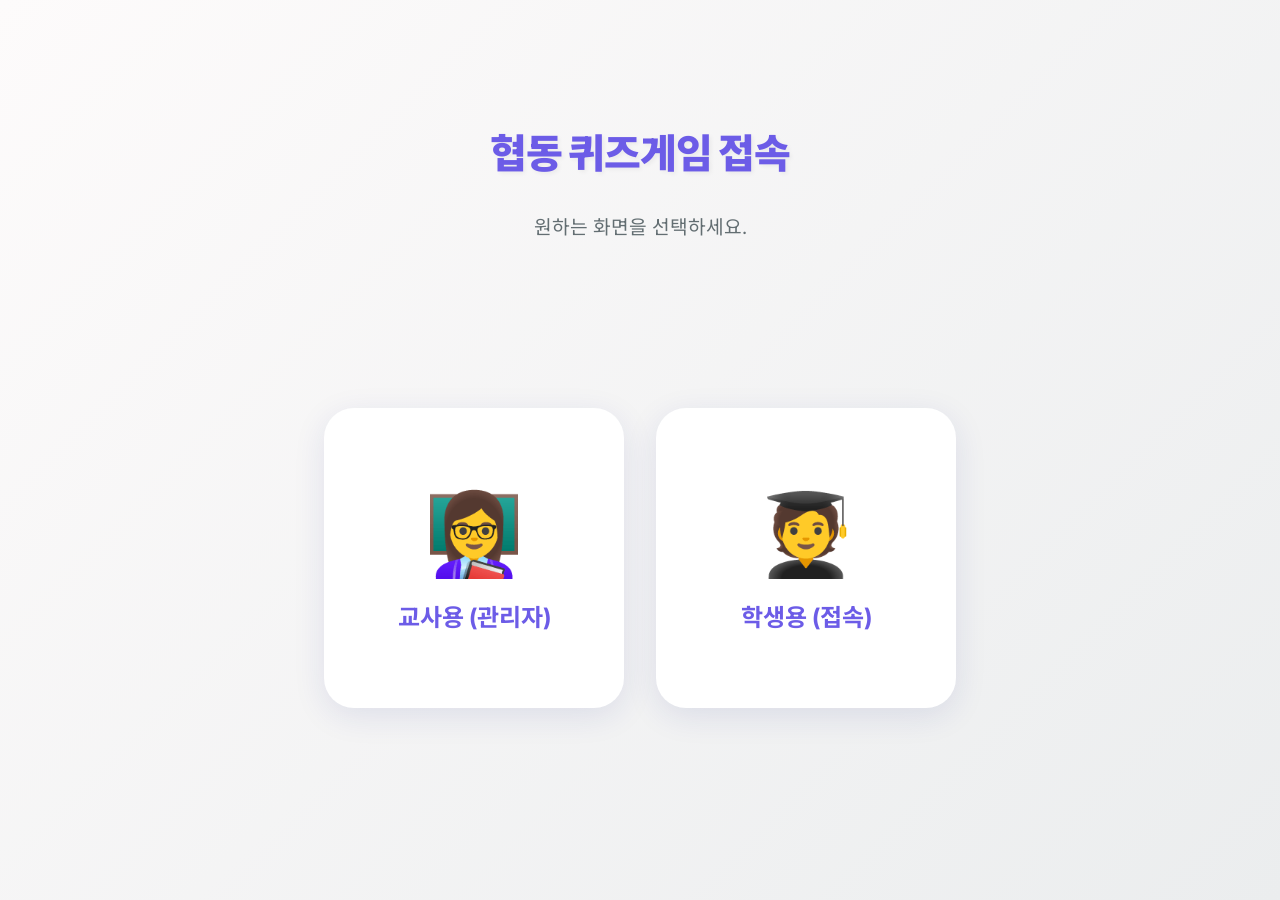
<file: index.html>
<!DOCTYPE html>
<html lang="ko">
<head>
  <meta charset="UTF-8">
  <meta name="viewport" content="width=device-width, initial-scale=1.0">
  <title>눈 구조 협동 퀴즈게임</title>
  <link rel="stylesheet" href="style.css">
  <link rel="preconnect" href="https://fonts.googleapis.com">
  <link href="https://fonts.googleapis.com/css2?family=Inter:wght@400;600;800&family=Noto+Sans+KR:wght@400;700;900&display=swap" rel="stylesheet">
</head>
<body>
  <div id="app" style="text-align: center; margin-top: 10vh;">
    <h1 class="title animate-slide">협동 퀴즈게임 접속</h1>
    <p style="font-size: 1.2rem; margin-bottom: 3rem; color: var(--text-light)">원하는 화면을 선택하세요.</p>
    <div class="role-grid">
      <a href="teacher.html" class="role-card">
        <div class="role-icon">👩‍🏫</div>
        <div class="role-title">교사용 (관리자)</div>
      </a>
      <a href="student.html" class="role-card">
        <div class="role-icon">🧑‍🎓</div>
        <div class="role-title">학생용 (접속)</div>
      </a>
    </div>
  </div>
</body>
</html>
</file>
<file: style.css>
:root {
  --bg-gradient: linear-gradient(135deg, #fdfbfb 0%, #ebedee 100%);
  --primary: #6C5CE7;
  --primary-hover: #5A4FCF;
  --success: #00CEC9;
  --danger: #FF7675;
  --card-bg: rgba(255, 255, 255, 0.85);
  --glass-border: rgba(255, 255, 255, 0.3);
  --text-main: #2D3436;
  --text-light: #636E72;
  --shadow: 0 8px 32px 0 rgba(31, 38, 135, 0.1);
  --shadow-hover: 0 12px 40px 0 rgba(31, 38, 135, 0.15);
}

* {
  box-sizing: border-box;
  margin: 0;
  padding: 0;
}

body {
  font-family: 'Inter', 'Noto Sans KR', sans-serif;
  background: var(--bg-gradient);
  background-attachment: fixed;
  color: var(--text-main);
  min-height: 100vh;
  display: flex;
  flex-direction: column;
}

#app {
  flex: 1;
  display: flex;
  flex-direction: column;
  padding: 2rem;
  max-width: 1200px;
  margin: 0 auto;
  width: 100%;
}

.title {
  text-align: center;
  font-size: 2.5rem;
  font-weight: 900;
  color: var(--primary);
  margin-bottom: 2rem;
  text-shadow: 2px 2px 4px rgba(0,0,0,0.05);
  letter-spacing: -1px;
}

/* Glassmorphism Container */
.glass-panel {
  background: var(--card-bg);
  backdrop-filter: blur(12px);
  -webkit-backdrop-filter: blur(12px);
  border-radius: 20px;
  border: 1px solid var(--glass-border);
  padding: 2rem;
  box-shadow: var(--shadow);
  transition: transform 0.3s ease, box-shadow 0.3s ease;
}

/* Home / Role Selection */
.role-grid {
  display: flex;
  gap: 2rem;
  justify-content: center;
  align-items: center;
  height: 60vh;
}

.role-card {
  width: 300px;
  height: 300px;
  display: flex;
  flex-direction: column;
  justify-content: center;
  align-items: center;
  text-decoration: none;
  cursor: pointer;
  background: white;
  border-radius: 30px;
  box-shadow: var(--shadow);
  transition: all 0.3s cubic-bezier(0.25, 0.8, 0.25, 1);
  border: 2px solid transparent;
}

.role-card:hover {
  transform: translateY(-10px);
  box-shadow: var(--shadow-hover);
  border-color: var(--primary);
}

.role-icon {
  font-size: 5rem;
  margin-bottom: 1rem;
}

.role-title {
  font-size: 1.5rem;
  font-weight: 700;
  color: var(--primary);
}

/* Buttons */
.btn {
  background: var(--primary);
  color: white;
  border: none;
  padding: 1rem 2rem;
  font-size: 1.2rem;
  font-weight: bold;
  border-radius: 12px;
  cursor: pointer;
  transition: all 0.2s;
  box-shadow: 0 4px 15px rgba(108, 92, 231, 0.3);
}

.btn:hover:not(:disabled) {
  background: var(--primary-hover);
  transform: translateY(-2px);
  box-shadow: 0 6px 20px rgba(108, 92, 231, 0.4);
}

.btn:disabled {
  background: #b2bec3;
  cursor: not-allowed;
  box-shadow: none;
}

.btn-success { background: var(--success); box-shadow: 0 4px 15px rgba(0, 206, 201, 0.3); }
.btn-success:hover:not(:disabled) { background: #00b8b2; box-shadow: 0 6px 20px rgba(0, 206, 201, 0.4); }

/* Grid Layouts */
.team-grid {
  display: grid;
  grid-template-columns: repeat(auto-fit, minmax(120px, 1fr));
  gap: 1rem;
  margin-top: 2rem;
}

.team-btn {
  background: white;
  color: var(--text-main);
  border: 2px solid #dfe6e9;
  padding: 1.5rem;
  font-size: 1.5rem;
  font-weight: bold;
  border-radius: 15px;
  cursor: pointer;
  transition: all 0.2s;
}

.team-btn:hover {
  border-color: var(--primary);
  color: var(--primary);
  transform: scale(1.05);
}

.team-badge {
  display: inline-block;
  padding: 0.5rem 1rem;
  background: var(--primary);
  color: white;
  border-radius: 20px;
  font-weight: bold;
  margin-right: 1rem;
}

/* Question Area */
.question-container {
  font-size: 1.4rem;
  line-height: 2;
  margin-bottom: 2rem;
  background: white;
  padding: 2rem;
  border-radius: 15px;
  box-shadow: inset 0 2px 4px rgba(0,0,0,0.05);
}

.drop-zone {
  display: inline-flex;
  min-width: 120px;
  min-height: 48px;
  background: #f1f2f6;
  border: 2px dashed #a4b0be;
  border-radius: 8px;
  margin: 0 10px;
  vertical-align: middle;
  align-items: center;
  justify-content: center;
  transition: all 0.2s;
  position: relative;
}

.drop-zone.drag-over {
  background: #e8f0fe;
  border-color: var(--primary);
  transform: scale(1.05);
}

.drop-zone.filled {
  border-style: solid;
  border-color: var(--primary);
  background: white;
}

/* Draggable Cards */
.cards-container {
  display: flex;
  flex-wrap: wrap;
  gap: 1rem;
  min-height: 100px;
  padding: 1.5rem;
  background: rgba(255,255,255,0.5);
  border-radius: 15px;
  border: 1px solid var(--glass-border);
}

.word-card {
  background: white;
  color: var(--primary);
  font-weight: bold;
  padding: 0.8rem 1.5rem;
  border-radius: 25px;
  cursor: grab;
  box-shadow: 0 4px 6px rgba(0,0,0,0.05);
  border: 1px solid #dfe6e9;
  user-select: none;
  -webkit-user-select: none;
  font-size: 1.2rem;
  transition: transform 0.1s;
  /* 터치 드래그 시 스크롤 간섭 방지 (iOS/Android) */
  touch-action: none;
  -webkit-touch-callout: none;
}

.word-card:active {
  cursor: grabbing;
  transform: scale(0.95);
}

.word-card.in-slot {
  margin: 0;
  box-shadow: none;
  border: none;
  padding: 0.4rem 1rem;
  font-size: 1.3rem;
  background: transparent;
  touch-action: none;
}

/* 터치 드래그 고스트 엘리먼트 */
#touch-drag-ghost {
  pointer-events: none;
  z-index: 9999;
  box-shadow: 0 12px 30px rgba(108, 92, 231, 0.35);
}

/* Animations */
@keyframes popIn {
  0% { transform: scale(0.8); opacity: 0; }
  100% { transform: scale(1); opacity: 1; }
}

@keyframes slideUp {
  0% { transform: translateY(50px); opacity: 0; }
  100% { transform: translateY(0); opacity: 1; }
}

.animate-pop { animation: popIn 0.5s cubic-bezier(0.175, 0.885, 0.32, 1.275) forwards; }
.animate-slide { animation: slideUp 0.5s ease-out forwards; }

/* Teacher View Specific */
.status-badge {
  padding: 0.5rem 1rem;
  border-radius: 20px;
  font-size: 0.9rem;
  font-weight: bold;
}
.status-waiting { background: #ffeaa7; color: #d63031; }
.status-submitted { background: #55efc4; color: #00b894; }

.teacher-grid {
  display: grid;
  grid-template-columns: repeat(auto-fill, minmax(200px, 1fr));
  gap: 1rem;
}

.team-status-card {
  padding: 1.5rem;
  border-radius: 15px;
  text-align: center;
  background: white;
  box-shadow: var(--shadow);
  display: flex;
  flex-direction: column;
  gap: 1rem;
}

/* Grading Results Overlay */
.grading-overlay {
  position: fixed;
  top: 0; left: 0; width: 100vw; height: 100vh;
  background: rgba(0,0,0,0.6);
  backdrop-filter: blur(5px);
  display: flex;
  align-items: center;
  justify-content: center;
  z-index: 1000;
}

.score-popup {
  background: white;
  padding: 3rem;
  border-radius: 20px;
  text-align: center;
  min-width: 400px;
  box-shadow: 0 20px 50px rgba(0,0,0,0.3);
}

.score-row {
  display: flex;
  justify-content: space-between;
  margin: 1rem 0;
  font-size: 1.3rem;
}

.score-total {
  border-top: 2px dashed #dfe6e9;
  margin-top: 1.5rem;
  padding-top: 1.5rem;
  font-size: 2rem;
  font-weight: 900;
  color: var(--primary);
}

.mark-ox {
  position: absolute;
  top: -15px;
  right: -15px;
  font-size: 2rem;
  font-weight: 900;
  z-index: 10;
  text-shadow: 0 2px 4px rgba(0,0,0,0.3);
  animation: popIn 0.4s cubic-bezier(0.175, 0.885, 0.32, 1.275);
}

.mark-o { color: #00b894; }
.mark-x { color: #d63031; }

/* Chart Area */
.chart-container {
  height: 300px;
  display: flex;
  align-items: flex-end;
  justify-content: space-around;
  padding: 2rem 0 0 0;
  margin-top: 2rem;
  border-bottom: 2px solid var(--text-light);
}

.bar-wrapper {
  display: flex;
  flex-direction: column;
  align-items: center;
  justify-content: flex-end;
  height: 100%;
  width: 10%;
}

.bar {
  width: 100%;
  background: linear-gradient(to top, var(--primary), var(--success));
  border-radius: 8px 8px 0 0;
  transition: height 1.5s cubic-bezier(0.25, 0.8, 0.25, 1);
  box-shadow: 0 -4px 10px rgba(108, 92, 231, 0.3);
  position: relative;
  min-height: 2px;
}

.bar-label {
  margin-top: 0.5rem;
  font-weight: bold;
}
.bar-score {
  position: absolute;
  top: -25px;
  width: 100%;
  text-align: center;
  font-weight: bold;
}
</file>
